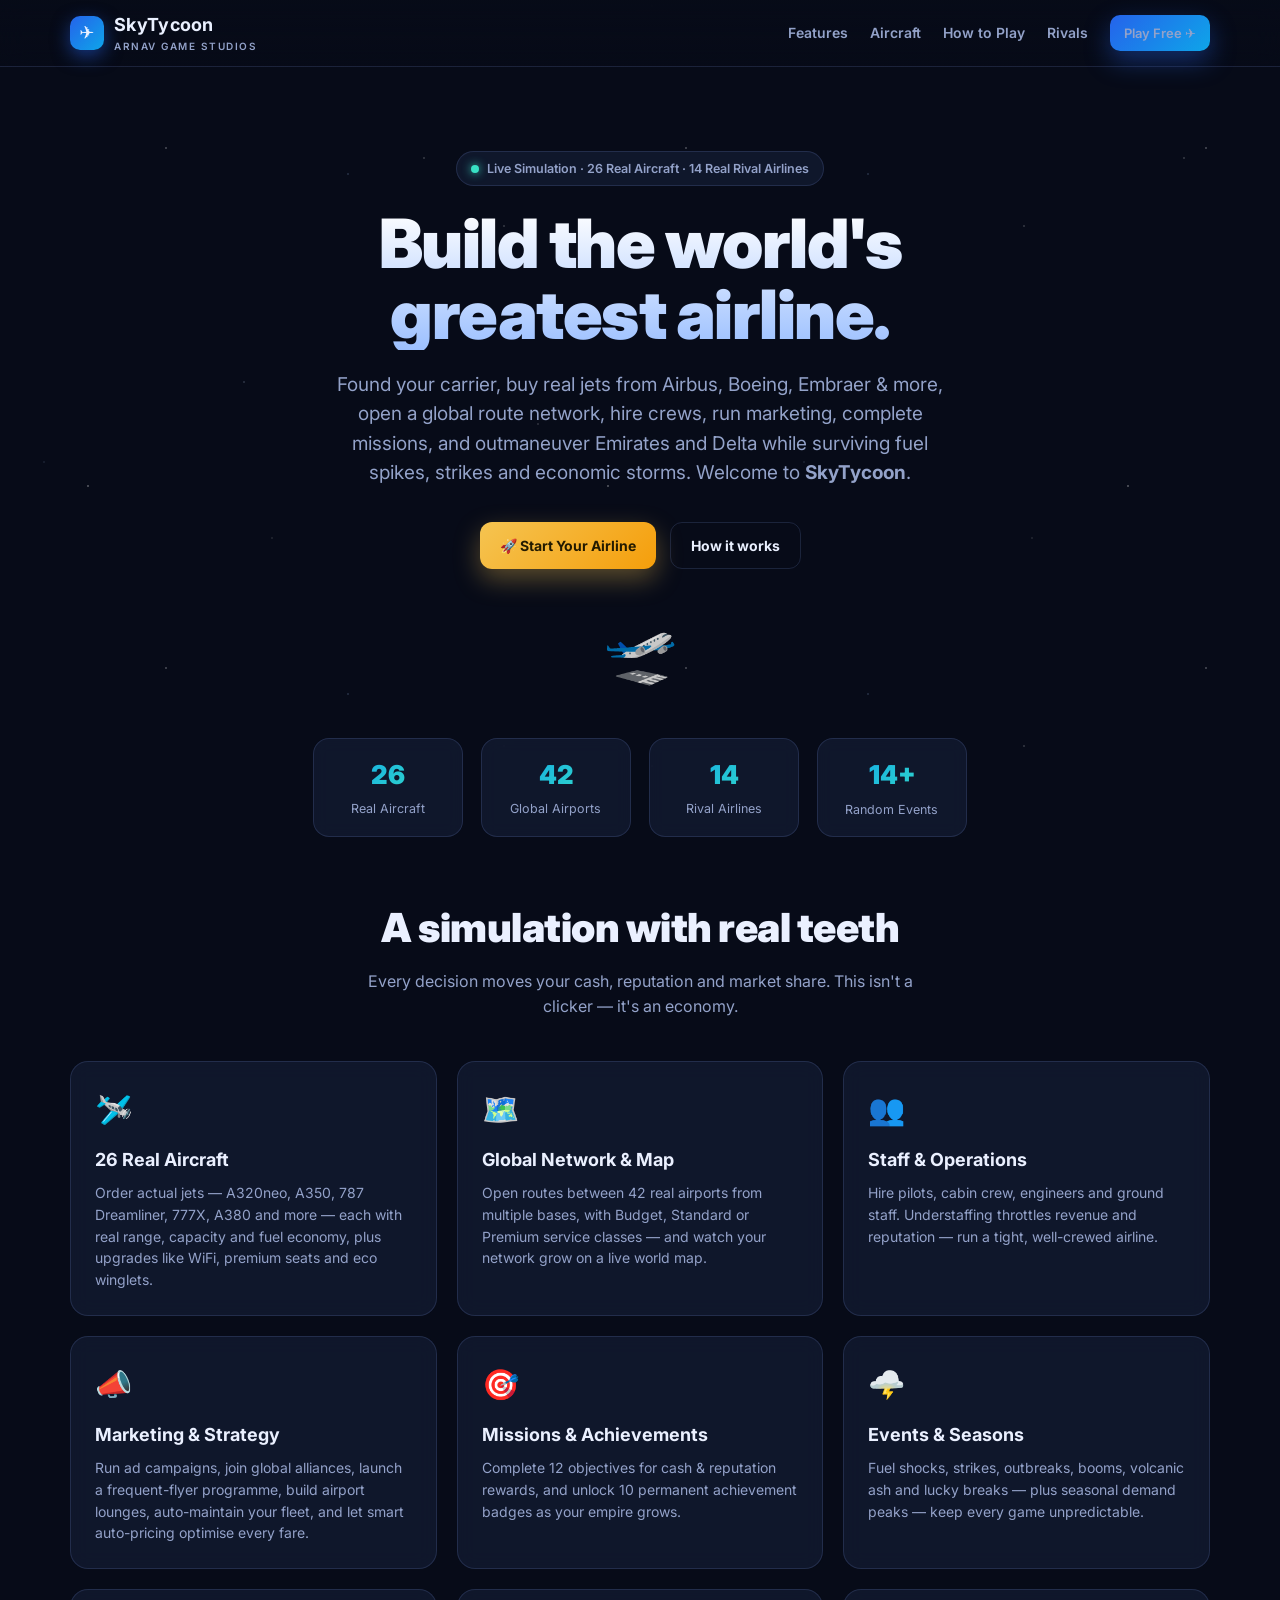
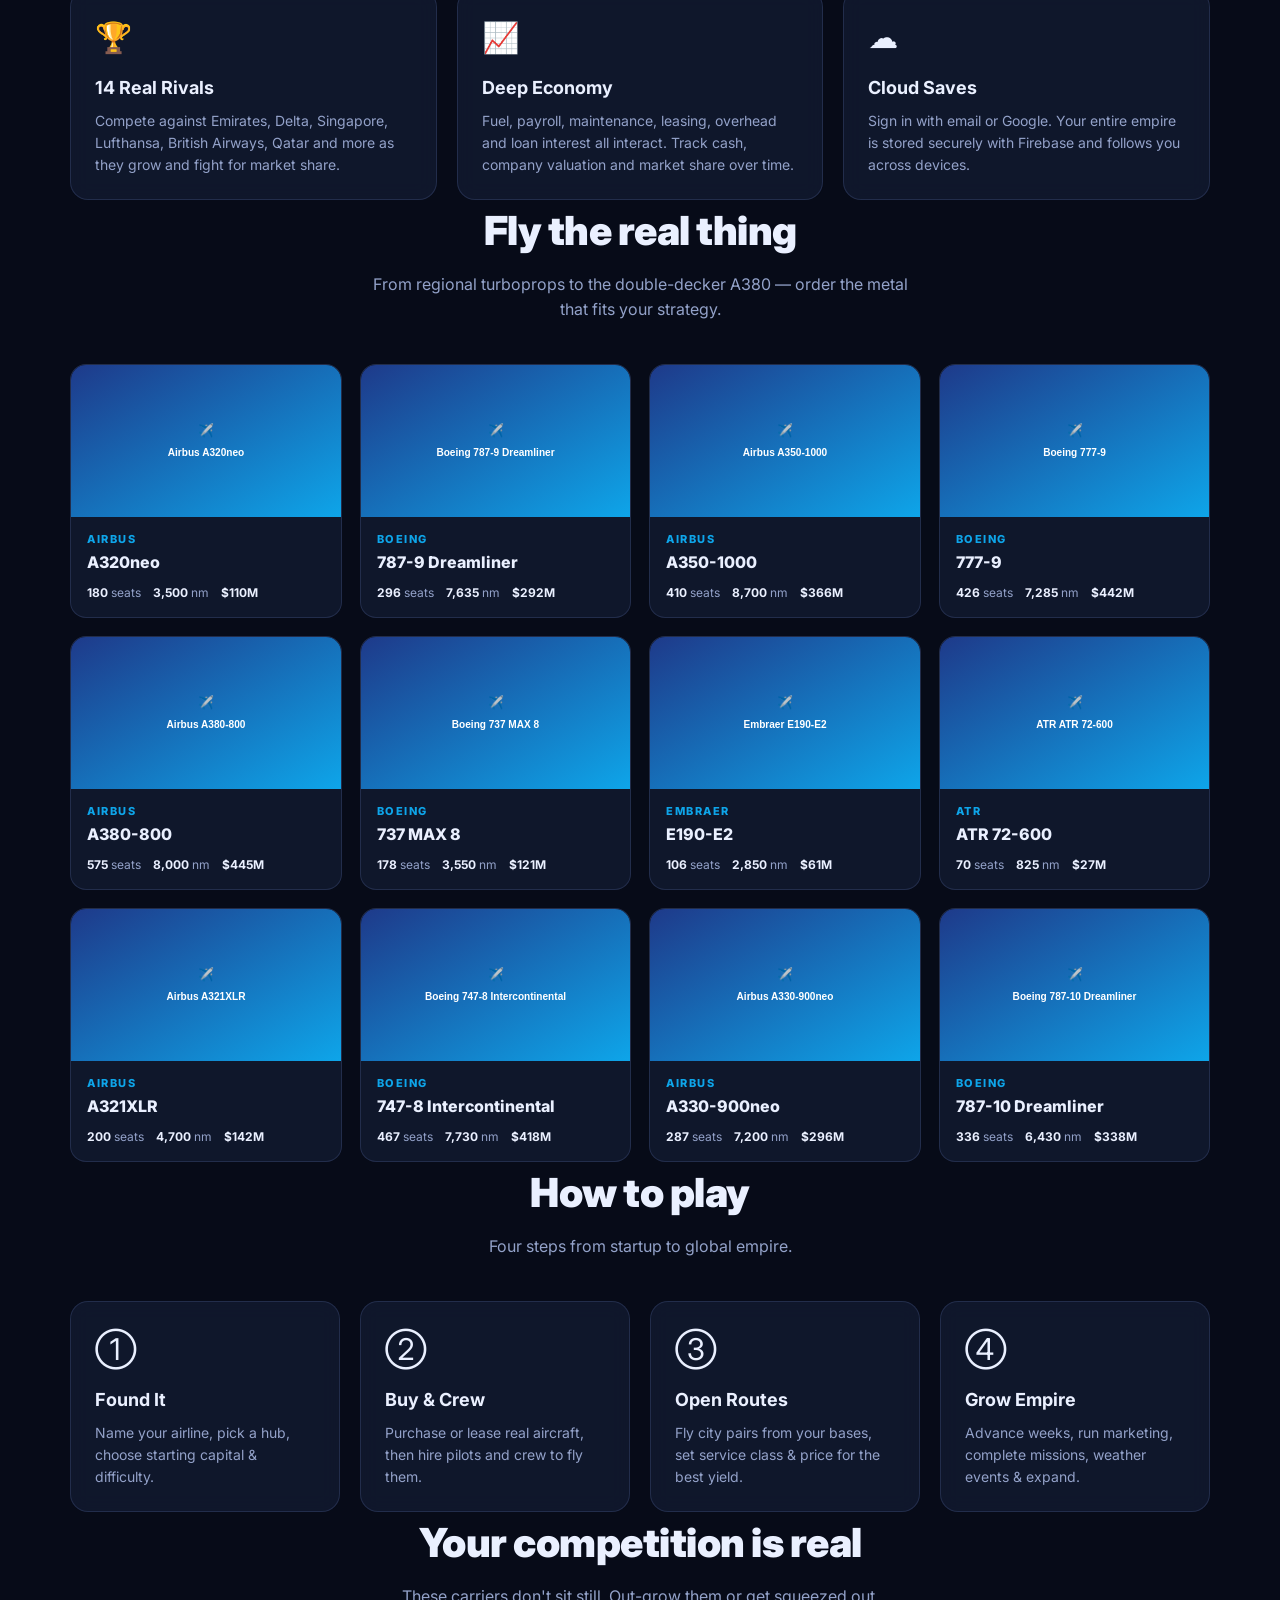
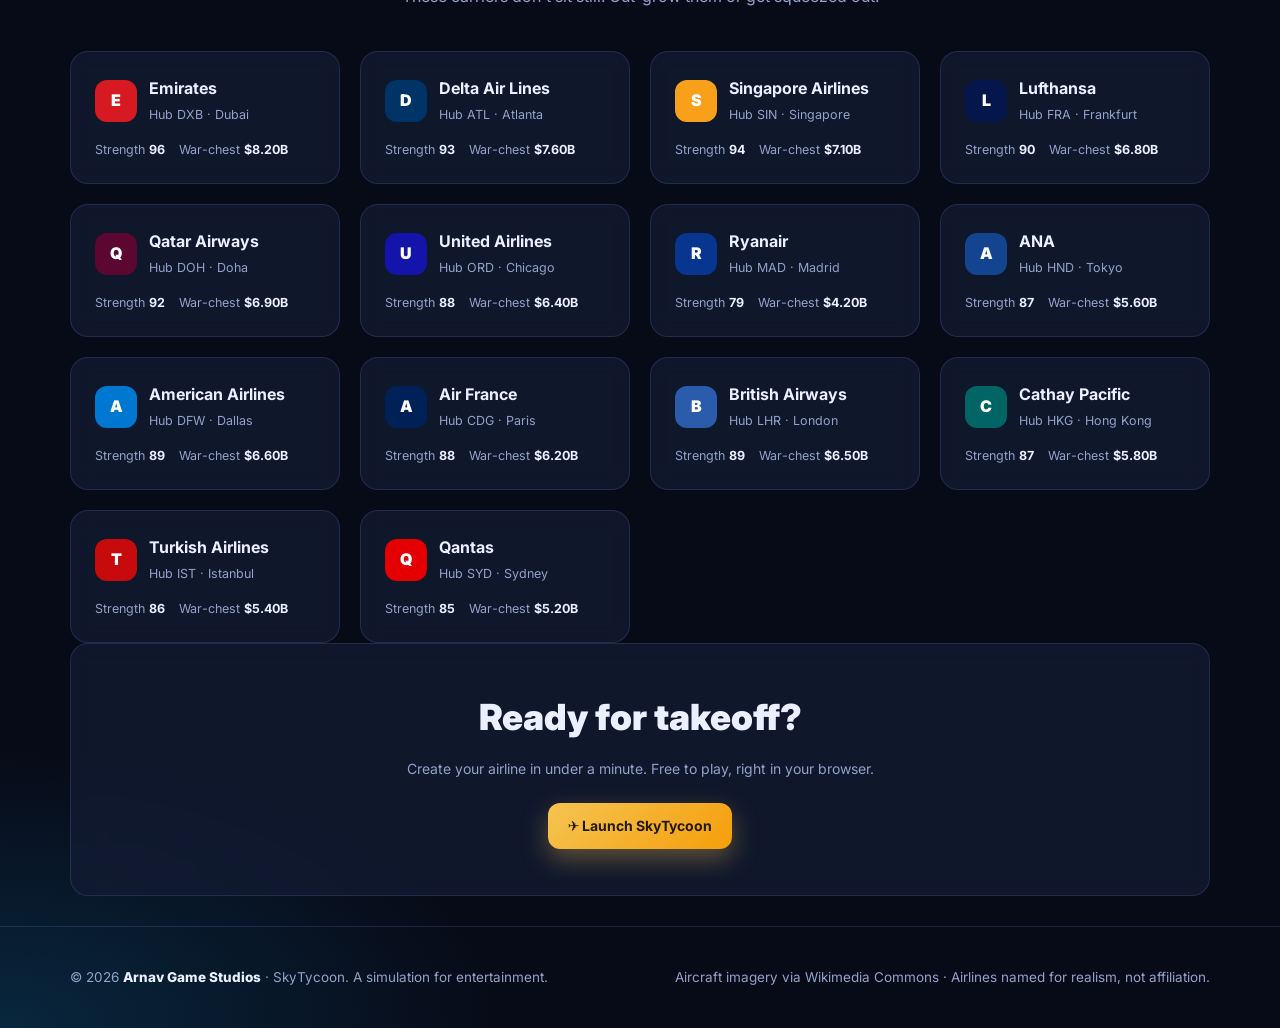
<file: index.html>
<!DOCTYPE html>
<html lang="en">
<head>
<meta charset="UTF-8">
<meta name="viewport" content="width=device-width, initial-scale=1.0">
<meta name="description" content="SkyTycoon — build a global airline empire. A premium airline simulation game by Arnav Game Studios.">
<title>SkyTycoon ✈️ — Airline Empire Simulator | Arnav Game Studios</title>
<link rel="preconnect" href="https://fonts.googleapis.com">
<link href="https://fonts.googleapis.com/css2?family=Inter:wght@400;600;700;800;900&display=swap" rel="stylesheet">
<link rel="stylesheet" href="css/styles.css">
<link rel="icon" href="data:image/svg+xml,<svg xmlns='http://www.w3.org/2000/svg' viewBox='0 0 100 100'><text y='.9em' font-size='90'>✈️</text></svg>">
</head>
<body>
<div class="stars"></div>

<!-- NAV -->
<header class="nav">
  <div class="wrap nav-inner">
    <a class="brand" href="index.html">
      <span class="logo">✈️</span>
      <span><b>SkyTycoon</b><small>Arnav Game Studios</small></span>
    </a>
    <nav class="nav-links">
      <a href="#features">Features</a>
      <a href="#fleet">Aircraft</a>
      <a href="#how">How to Play</a>
      <a href="#rivals">Rivals</a>
      <a class="btn sm" href="auth.html">Play Free ✈️</a>
    </nav>
  </div>
</header>

<!-- HERO -->
<section class="hero wrap">
  <span class="tag"><span class="dot"></span> Live Simulation · 26 Real Aircraft · 14 Real Rival Airlines</span>
  <h1>Build the world's<br>greatest airline.</h1>
  <p class="sub">Found your carrier, buy real jets from Airbus, Boeing, Embraer &amp; more, open a
     global route network, hire crews, run marketing, complete missions, and outmaneuver Emirates
     and Delta while surviving fuel spikes, strikes and economic storms. Welcome to <b>SkyTycoon</b>.</p>
  <div class="hero-cta">
    <a class="btn gold" href="auth.html">🚀 Start Your Airline</a>
    <a class="btn ghost" href="#how">How it works</a>
  </div>
  <div class="plane-sweep">🛫</div>
  <div class="stats-strip">
    <div class="stat-pill"><b>26</b><span>Real Aircraft</span></div>
    <div class="stat-pill"><b>42</b><span>Global Airports</span></div>
    <div class="stat-pill"><b>14</b><span>Rival Airlines</span></div>
    <div class="stat-pill"><b>14+</b><span>Random Events</span></div>
  </div>
</section>

<!-- FEATURES -->
<section id="features" class="wrap">
  <div class="section-head">
    <h2>A simulation with real teeth</h2>
    <p>Every decision moves your cash, reputation and market share. This isn't a clicker — it's an economy.</p>
  </div>
  <div class="grid cols-3">
    <div class="card"><div class="ico">🛩️</div><h3>26 Real Aircraft</h3><p>Order actual jets — A320neo, A350, 787 Dreamliner, 777X, A380 and more — each with real range, capacity and fuel economy, plus upgrades like WiFi, premium seats and eco winglets.</p></div>
    <div class="card"><div class="ico">🗺️</div><h3>Global Network &amp; Map</h3><p>Open routes between 42 real airports from multiple bases, with Budget, Standard or Premium service classes — and watch your network grow on a live world map.</p></div>
    <div class="card"><div class="ico">👥</div><h3>Staff &amp; Operations</h3><p>Hire pilots, cabin crew, engineers and ground staff. Understaffing throttles revenue and reputation — run a tight, well-crewed airline.</p></div>
    <div class="card"><div class="ico">📣</div><h3>Marketing &amp; Strategy</h3><p>Run ad campaigns, join global alliances, launch a frequent-flyer programme, build airport lounges, auto-maintain your fleet, and let smart auto-pricing optimise every fare.</p></div>
    <div class="card"><div class="ico">🎯</div><h3>Missions &amp; Achievements</h3><p>Complete 12 objectives for cash &amp; reputation rewards, and unlock 10 permanent achievement badges as your empire grows.</p></div>
    <div class="card"><div class="ico">🌩️</div><h3>Events &amp; Seasons</h3><p>Fuel shocks, strikes, outbreaks, booms, volcanic ash and lucky breaks — plus seasonal demand peaks — keep every game unpredictable.</p></div>
    <div class="card"><div class="ico">🏆</div><h3>14 Real Rivals</h3><p>Compete against Emirates, Delta, Singapore, Lufthansa, British Airways, Qatar and more as they grow and fight for market share.</p></div>
    <div class="card"><div class="ico">📈</div><h3>Deep Economy</h3><p>Fuel, payroll, maintenance, leasing, overhead and loan interest all interact. Track cash, company valuation and market share over time.</p></div>
    <div class="card"><div class="ico">☁️</div><h3>Cloud Saves</h3><p>Sign in with email or Google. Your entire empire is stored securely with Firebase and follows you across devices.</p></div>
  </div>
</section>

<!-- FLEET SHOWCASE (populated by JS) -->
<section id="fleet" class="wrap">
  <div class="section-head">
    <h2>Fly the real thing</h2>
    <p>From regional turboprops to the double-decker A380 — order the metal that fits your strategy.</p>
  </div>
  <div class="fleet-rail" id="fleetRail"></div>
</section>

<!-- HOW TO PLAY -->
<section id="how" class="wrap">
  <div class="section-head"><h2>How to play</h2><p>Four steps from startup to global empire.</p></div>
  <div class="grid cols-4">
    <div class="card"><div class="ico">①</div><h3>Found It</h3><p>Name your airline, pick a hub, choose starting capital &amp; difficulty.</p></div>
    <div class="card"><div class="ico">②</div><h3>Buy &amp; Crew</h3><p>Purchase or lease real aircraft, then hire pilots and crew to fly them.</p></div>
    <div class="card"><div class="ico">③</div><h3>Open Routes</h3><p>Fly city pairs from your bases, set service class &amp; price for the best yield.</p></div>
    <div class="card"><div class="ico">④</div><h3>Grow Empire</h3><p>Advance weeks, run marketing, complete missions, weather events &amp; expand.</p></div>
  </div>
</section>

<!-- RIVALS -->
<section id="rivals" class="wrap">
  <div class="section-head"><h2>Your competition is real</h2><p>These carriers don't sit still. Out-grow them or get squeezed out.</p></div>
  <div class="grid cols-4" id="rivalGrid"></div>
</section>

<!-- CTA -->
<section class="wrap" style="text-align:center">
  <div class="card" style="padding:46px">
    <h2 style="font-size:clamp(24px,4vw,36px);font-weight:900">Ready for takeoff?</h2>
    <p class="muted" style="max-width:480px;margin:12px auto 24px">Create your airline in under a minute. Free to play, right in your browser.</p>
    <a class="btn gold" href="auth.html">✈️ Launch SkyTycoon</a>
  </div>
</section>

<footer>
  <div class="wrap footer-inner">
    <div>© 2026 <span class="studio">Arnav Game Studios</span> · SkyTycoon. A simulation for entertainment.</div>
    <div class="muted">Aircraft imagery via Wikimedia Commons · Airlines named for realism, not affiliation.</div>
  </div>
</footer>

<script src="js/data.js"></script>
<script>
  /* Local money formatter (landing page only loads data.js) */
  function fmtMoney(m){const n=Number(m)||0;return Math.abs(n)>=1000?"$"+(n/1000).toFixed(2)+"B":"$"+n.toFixed(1)+"M";}

  /* Populate fleet showcase (a varied selection) */
  const rail = document.getElementById('fleetRail');
  const showcaseIds = ['a320neo','b787-9','a350-1000','b777-9','a380-800','b737max8','e190-e2','atr72-600','a321xlr','b747-8i','a330-900','b787-10'];
  showcaseIds.map(id=>getAircraft(id)).filter(Boolean).forEach(a=>{
    const el = document.createElement('div');
    el.className='plane-card';
    el.innerHTML = `
      <div class="ph"><img loading="lazy" src="${a.img}" alt="${a.maker} ${a.model}"
           onerror="this.onerror=null;this.src=planePlaceholder('${a.maker} ${a.model}')"></div>
      <div class="body">
        <div class="maker">${a.maker}</div>
        <div class="model">${a.model}</div>
        <div class="specs">
          <span><b>${a.seats}</b> seats</span>
          <span><b>${a.range.toLocaleString()}</b> nm</span>
          <span><b>$${a.price}M</b></span>
        </div>
      </div>`;
    rail.appendChild(el);
  });

  /* Populate rivals */
  const rg = document.getElementById('rivalGrid');
  COMPETITORS.forEach(c=>{
    const ap = getAirport(c.hub);
    const el = document.createElement('div');
    el.className='card';
    el.innerHTML = `
      <div style="display:flex;align-items:center;gap:12px">
        <div style="width:42px;height:42px;border-radius:12px;background:${c.color};display:grid;place-items:center;font-weight:900;color:#fff">
          ${c.name[0]}
        </div>
        <div>
          <h3 style="margin:0;font-size:16px">${c.name}</h3>
          <span class="muted" style="font-size:12.5px">Hub ${c.hub} · ${ap?ap.city:''}</span>
        </div>
      </div>
      <div class="specs" style="display:flex;gap:14px;margin-top:14px;font-size:12.5px;color:var(--muted)">
        <span>Strength <b style="color:var(--txt)">${c.strength}</b></span>
        <span>War-chest <b style="color:var(--txt)">${fmtMoney(c.cash)}</b></span>
      </div>`;
    rg.appendChild(el);
  });
</script>
</body>
</html>
</file>
<file: css/styles.css>
/* ============================================================
   SkyTycoon — Global Styles  •  Arnav Game Studios
   Premium dark "cockpit at night" theme, glassmorphism,
   fully responsive / mobile-first.
   ============================================================ */

:root{
  --bg:#070b18;
  --bg-2:#0c1326;
  --panel:rgba(20,28,52,0.72);
  --panel-solid:#121a31;
  --stroke:rgba(120,150,220,0.18);
  --txt:#eaf0ff;
  --muted:#93a2c9;
  --brand:#2563eb;
  --brand-2:#0ea5e9;
  --accent:#38e0c4;
  --gold:#f5c451;
  --good:#34d399;
  --bad:#f87171;
  --warn:#fbbf24;
  --radius:18px;
  --shadow:0 18px 50px rgba(0,0,0,0.45);
  --maxw:1180px;
  --font:'Inter',system-ui,-apple-system,Segoe UI,Roboto,Arial,sans-serif;
}

*{box-sizing:border-box;margin:0;padding:0}
html{scroll-behavior:smooth}
body{
  font-family:var(--font);
  color:var(--txt);
  background:
    radial-gradient(1100px 600px at 80% -10%, rgba(37,99,235,0.25), transparent 60%),
    radial-gradient(900px 500px at 0% 100%, rgba(14,165,233,0.18), transparent 55%),
    var(--bg);
  min-height:100vh;
  line-height:1.55;
  -webkit-font-smoothing:antialiased;
}
a{color:inherit;text-decoration:none}
img{max-width:100%;display:block}
button{font-family:inherit;cursor:pointer}

.wrap{max-width:var(--maxw);margin:0 auto;padding:0 20px}

/* ---------- Starfield background layer ---------- */
.stars{position:fixed;inset:0;z-index:-2;overflow:hidden;pointer-events:none}
.stars::before,.stars::after{
  content:"";position:absolute;inset:-50%;
  background-image:
    radial-gradient(1px 1px at 20% 30%, #fff, transparent),
    radial-gradient(1px 1px at 70% 60%, #cfe0ff, transparent),
    radial-gradient(1.4px 1.4px at 40% 80%, #fff, transparent),
    radial-gradient(1px 1px at 90% 20%, #aecbff, transparent),
    radial-gradient(1.2px 1.2px at 55% 15%, #fff, transparent);
  background-size:520px 520px;
  opacity:0.5;
  animation:drift 120s linear infinite;
}
.stars::after{background-size:760px 760px;opacity:0.3;animation-duration:200s}
@keyframes drift{from{transform:translateY(0)}to{transform:translateY(-520px)}}

/* ---------- Top navigation ---------- */
.nav{
  position:sticky;top:0;z-index:50;
  backdrop-filter:blur(14px);
  background:linear-gradient(180deg, rgba(7,11,24,0.9), rgba(7,11,24,0.55));
  border-bottom:1px solid var(--stroke);
}
.nav-inner{display:flex;align-items:center;justify-content:space-between;height:66px}
.brand{display:flex;align-items:center;gap:10px;font-weight:800;letter-spacing:.3px}
.brand .logo{
  width:34px;height:34px;border-radius:10px;display:grid;place-items:center;
  background:linear-gradient(135deg,var(--brand),var(--brand-2));
  box-shadow:0 6px 18px rgba(37,99,235,.5);font-size:18px;
}
.brand b{font-size:18px}
.brand small{display:block;font-size:10px;color:var(--muted);font-weight:600;letter-spacing:1.5px;text-transform:uppercase}
.nav-links{display:flex;align-items:center;gap:22px}
.nav-links a{color:var(--muted);font-weight:600;font-size:14px;transition:.2s}
.nav-links a:hover{color:var(--txt)}

/* ---------- Buttons ---------- */
.btn{
  display:inline-flex;align-items:center;justify-content:center;gap:8px;
  border:none;border-radius:12px;padding:12px 20px;font-weight:700;font-size:14px;
  color:#fff;background:linear-gradient(135deg,var(--brand),var(--brand-2));
  box-shadow:0 10px 26px rgba(37,99,235,.4);transition:transform .15s, box-shadow .15s, filter .15s;
}
.btn:hover{transform:translateY(-2px);box-shadow:0 16px 34px rgba(37,99,235,.55)}
.btn:active{transform:translateY(0)}
.btn.ghost{background:transparent;border:1px solid var(--stroke);box-shadow:none;color:var(--txt)}
.btn.ghost:hover{background:rgba(255,255,255,.05)}
.btn.gold{background:linear-gradient(135deg,#f5c451,#f59e0b);color:#231a00;box-shadow:0 10px 26px rgba(245,196,81,.35)}
.btn.danger{background:linear-gradient(135deg,#ef4444,#b91c1c);box-shadow:0 10px 26px rgba(239,68,68,.35)}
.btn.sm{padding:8px 14px;font-size:13px;border-radius:10px}
.btn:disabled{opacity:.45;cursor:not-allowed;transform:none;filter:grayscale(.3)}

/* ---------- Hero ---------- */
.hero{padding:84px 0 60px;text-align:center;position:relative}
.tag{
  display:inline-flex;align-items:center;gap:8px;margin-bottom:22px;
  padding:7px 14px;border-radius:999px;border:1px solid var(--stroke);
  background:var(--panel);font-size:12.5px;color:var(--muted);font-weight:600;
}
.tag .dot{width:8px;height:8px;border-radius:50%;background:var(--accent);box-shadow:0 0 10px var(--accent)}
.hero h1{
  font-size:clamp(34px,7vw,68px);line-height:1.04;font-weight:900;letter-spacing:-1.5px;
  background:linear-gradient(180deg,#fff,#9cc0ff);-webkit-background-clip:text;background-clip:text;color:transparent;
}
.hero p.sub{max-width:640px;margin:20px auto 0;color:var(--muted);font-size:clamp(15px,2.4vw,19px)}
.hero-cta{display:flex;gap:14px;justify-content:center;margin-top:34px;flex-wrap:wrap}
.plane-sweep{font-size:60px;margin:36px 0 6px;animation:sweep 6s ease-in-out infinite}
@keyframes sweep{0%,100%{transform:translateX(-12px) rotate(-3deg)}50%{transform:translateX(12px) rotate(3deg)}}

/* ---------- Stats strip ---------- */
.stats-strip{display:flex;gap:18px;flex-wrap:wrap;justify-content:center;margin-top:40px}
.stat-pill{
  background:var(--panel);border:1px solid var(--stroke);border-radius:16px;
  padding:16px 24px;min-width:150px;text-align:center;backdrop-filter:blur(8px);
}
.stat-pill b{display:block;font-size:26px;font-weight:900;background:linear-gradient(135deg,var(--brand-2),var(--accent));-webkit-background-clip:text;background-clip:text;color:transparent}
.stat-pill span{font-size:12.5px;color:var(--muted)}

/* ---------- Sections ---------- */
section{padding:64px 0}
.section-head{text-align:center;margin-bottom:42px}
.section-head h2{font-size:clamp(26px,4.5vw,40px);font-weight:900;letter-spacing:-.5px}
.section-head p{color:var(--muted);margin-top:10px;max-width:560px;margin-inline:auto}

/* ---------- Feature grid ---------- */
.grid{display:grid;gap:20px}
.grid.cols-3{grid-template-columns:repeat(3,1fr)}
.grid.cols-4{grid-template-columns:repeat(4,1fr)}
.card{
  background:var(--panel);border:1px solid var(--stroke);border-radius:var(--radius);
  padding:24px;backdrop-filter:blur(10px);transition:transform .2s, border-color .2s;
}
.card:hover{transform:translateY(-4px);border-color:rgba(120,150,220,.4)}
.card .ico{font-size:30px;margin-bottom:14px}
.card h3{font-size:18px;margin-bottom:8px}
.card p{color:var(--muted);font-size:14px}

/* ---------- Manufacturer / plane showcase ---------- */
.fleet-rail{display:grid;grid-template-columns:repeat(4,1fr);gap:18px}
.plane-card{
  background:var(--panel);border:1px solid var(--stroke);border-radius:16px;overflow:hidden;
  transition:transform .2s, box-shadow .2s;
}
.plane-card:hover{transform:translateY(-5px);box-shadow:var(--shadow)}
.plane-card .ph{aspect-ratio:16/9;background:#0a1020;overflow:hidden}
.plane-card .ph img{width:100%;height:100%;object-fit:cover;transition:transform .4s}
.plane-card:hover .ph img{transform:scale(1.07)}
.plane-card .body{padding:14px 16px}
.plane-card .maker{font-size:11px;letter-spacing:1.5px;text-transform:uppercase;color:var(--brand-2);font-weight:800}
.plane-card .model{font-weight:800;font-size:16px;margin-top:2px}
.plane-card .specs{display:flex;gap:12px;flex-wrap:wrap;margin-top:10px;font-size:12px;color:var(--muted)}
.plane-card .specs b{color:var(--txt)}

/* ---------- Footer ---------- */
footer{border-top:1px solid var(--stroke);padding:40px 0;margin-top:30px;color:var(--muted);font-size:13.5px}
.footer-inner{display:flex;justify-content:space-between;align-items:center;flex-wrap:wrap;gap:14px}
.studio{font-weight:800;color:var(--txt)}

/* ---------- Auth + Setup cards ---------- */
.center-stage{min-height:calc(100vh - 66px);display:grid;place-items:center;padding:40px 16px}
.auth-card{
  width:100%;max-width:420px;background:var(--panel);border:1px solid var(--stroke);
  border-radius:22px;padding:34px;backdrop-filter:blur(14px);box-shadow:var(--shadow);
}
.auth-card h2{font-size:24px;font-weight:900;text-align:center}
.auth-card .lead{text-align:center;color:var(--muted);font-size:14px;margin:6px 0 22px}
.field{margin-bottom:14px}
.field label{display:block;font-size:12.5px;color:var(--muted);font-weight:600;margin-bottom:6px}
.field input,.field select{
  width:100%;padding:12px 14px;border-radius:12px;border:1px solid var(--stroke);
  background:rgba(8,12,24,.7);color:var(--txt);font-size:15px;outline:none;transition:.15s;
}
.field input:focus,.field select:focus{border-color:var(--brand-2);box-shadow:0 0 0 3px rgba(14,165,233,.18)}
.divider{display:flex;align-items:center;gap:12px;color:var(--muted);font-size:12px;margin:18px 0}
.divider::before,.divider::after{content:"";flex:1;height:1px;background:var(--stroke)}
.btn-google{
  width:100%;display:flex;align-items:center;justify-content:center;gap:10px;
  background:#fff;color:#1f2937;border:none;border-radius:12px;padding:12px;font-weight:700;font-size:14px;transition:.15s;
}
.btn-google:hover{filter:brightness(.96);transform:translateY(-1px)}
.switch-line{text-align:center;margin-top:18px;font-size:13.5px;color:var(--muted)}
.switch-line a{color:var(--brand-2);font-weight:700;cursor:pointer}
.msg{margin-top:14px;padding:11px 14px;border-radius:12px;font-size:13.5px;display:none}
.msg.err{display:block;background:rgba(248,113,113,.12);border:1px solid rgba(248,113,113,.4);color:#fecaca}
.msg.ok{display:block;background:rgba(52,211,153,.12);border:1px solid rgba(52,211,153,.4);color:#bbf7d0}
.mode-note{text-align:center;font-size:11.5px;color:var(--muted);margin-top:16px;opacity:.8}

/* ---------- Setup wizard ---------- */
.setup-card{width:100%;max-width:760px}
.choice-grid{display:grid;grid-template-columns:repeat(auto-fit,minmax(150px,1fr));gap:12px}
.choice{
  border:1px solid var(--stroke);border-radius:14px;padding:14px;background:rgba(8,12,24,.5);
  cursor:pointer;transition:.15s;text-align:center;
}
.choice:hover{border-color:var(--brand-2);transform:translateY(-2px)}
.choice.active{border-color:var(--brand);background:rgba(37,99,235,.16);box-shadow:0 0 0 3px rgba(37,99,235,.18)}
.choice b{display:block;font-size:15px}
.choice span{font-size:12px;color:var(--muted)}
.swatches{display:flex;gap:10px;flex-wrap:wrap}
.swatch{width:38px;height:38px;border-radius:10px;cursor:pointer;border:2px solid transparent;transition:.15s}
.swatch.active{border-color:#fff;transform:scale(1.1)}
.setup-step{margin-bottom:26px}
.setup-step h4{font-size:13px;text-transform:uppercase;letter-spacing:1.5px;color:var(--brand-2);margin-bottom:12px;font-weight:800}

/* ---------- Utility ---------- */
.hidden{display:none!important}
.pos{color:var(--good)}.neg{color:var(--bad)}.warnc{color:var(--warn)}
.muted{color:var(--muted)}
.badge{display:inline-block;padding:3px 10px;border-radius:999px;font-size:11px;font-weight:700;border:1px solid var(--stroke)}

/* ---------- Responsive ---------- */
@media(max-width:900px){
  .grid.cols-3,.grid.cols-4{grid-template-columns:repeat(2,1fr)}
  .fleet-rail{grid-template-columns:repeat(2,1fr)}
  .nav-links a:not(.btn){display:none}
}
@media(max-width:560px){
  .grid.cols-3,.grid.cols-4,.fleet-rail{grid-template-columns:1fr}
  .hero{padding:56px 0 40px}
  .auth-card{padding:26px 20px}
  section{padding:48px 0}
}
</file>
